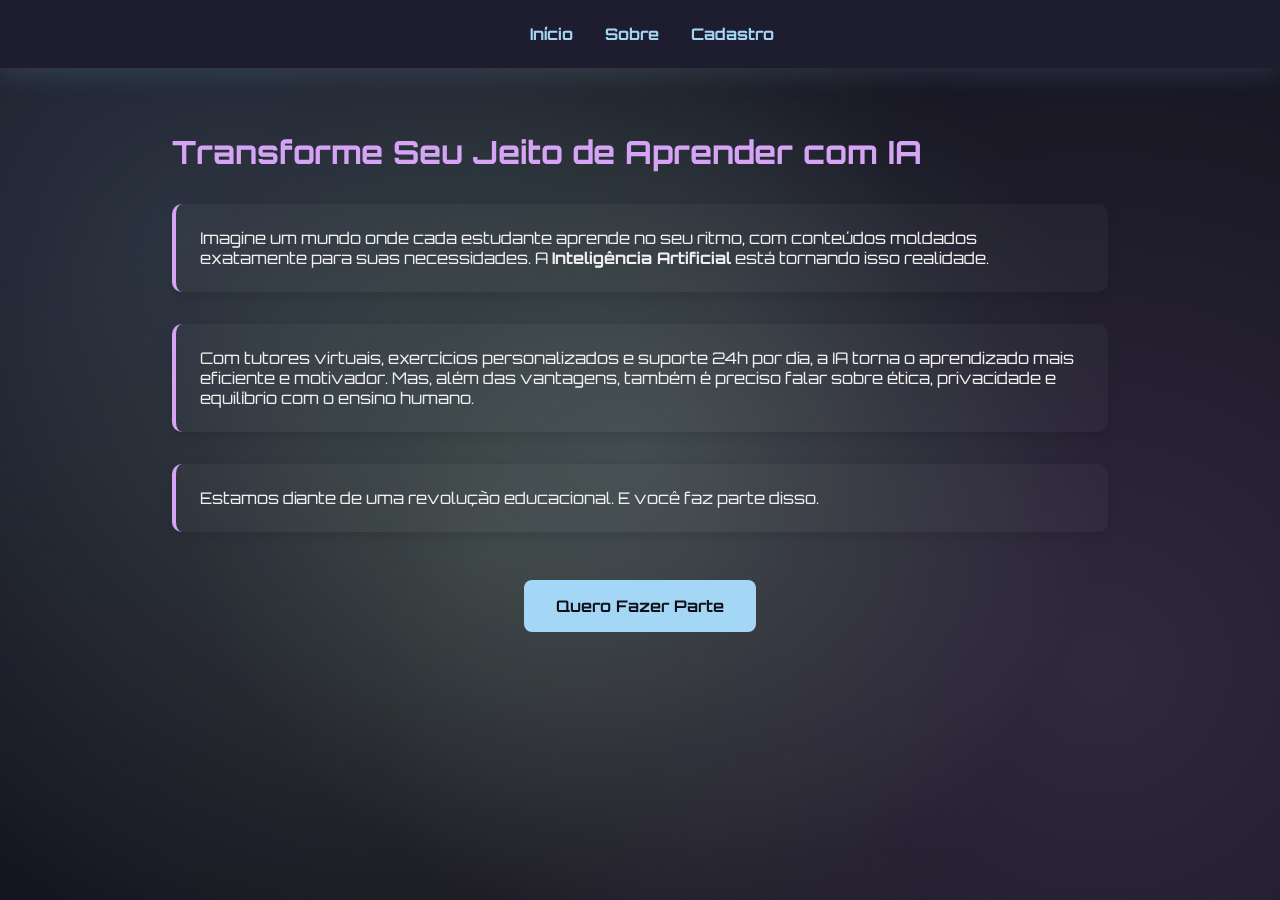
<file: index.html>
<!DOCTYPE html>
<html lang="pt-BR">
<head>
  <meta charset="UTF-8">
  <meta name="viewport" content="width=device-width, initial-scale=1.0">
  <title>Descubra a IA na Educação</title>
  <link rel="stylesheet" href="style.css">
</head>
<body>
  <header>
    <nav>
      <ul>
        <li><a href="index.html">Início</a></li>
        <li><a href="about.html">Sobre</a></li>
        <li><a href="form.html">Cadastro</a></li>
      </ul>
    </nav>
  </header>

  <main class="sobre">
    <h1>Transforme Seu Jeito de Aprender com IA</h1>

    <div class="intro-bloco">
      <p>Imagine um mundo onde cada estudante aprende no seu ritmo, com conteúdos moldados exatamente para suas necessidades. A <strong>Inteligência Artificial</strong> está tornando isso realidade.</p>
    </div>

    <div class="intro-bloco">
      <p>Com tutores virtuais, exercícios personalizados e suporte 24h por dia, a IA torna o aprendizado mais eficiente e motivador. Mas, além das vantagens, também é preciso falar sobre ética, privacidade e equilíbrio com o ensino humano.</p>
    </div>

    <div class="intro-bloco">
      <p>Estamos diante de uma revolução educacional. E você faz parte disso.</p>
    </div>

    <div class="cta">
      <a href="form.html" class="btn">Quero Fazer Parte</a>
    </div>
  </main>
  <script type="text/javascrip" src="controller.js"></script>
</body>
</html>
</file>
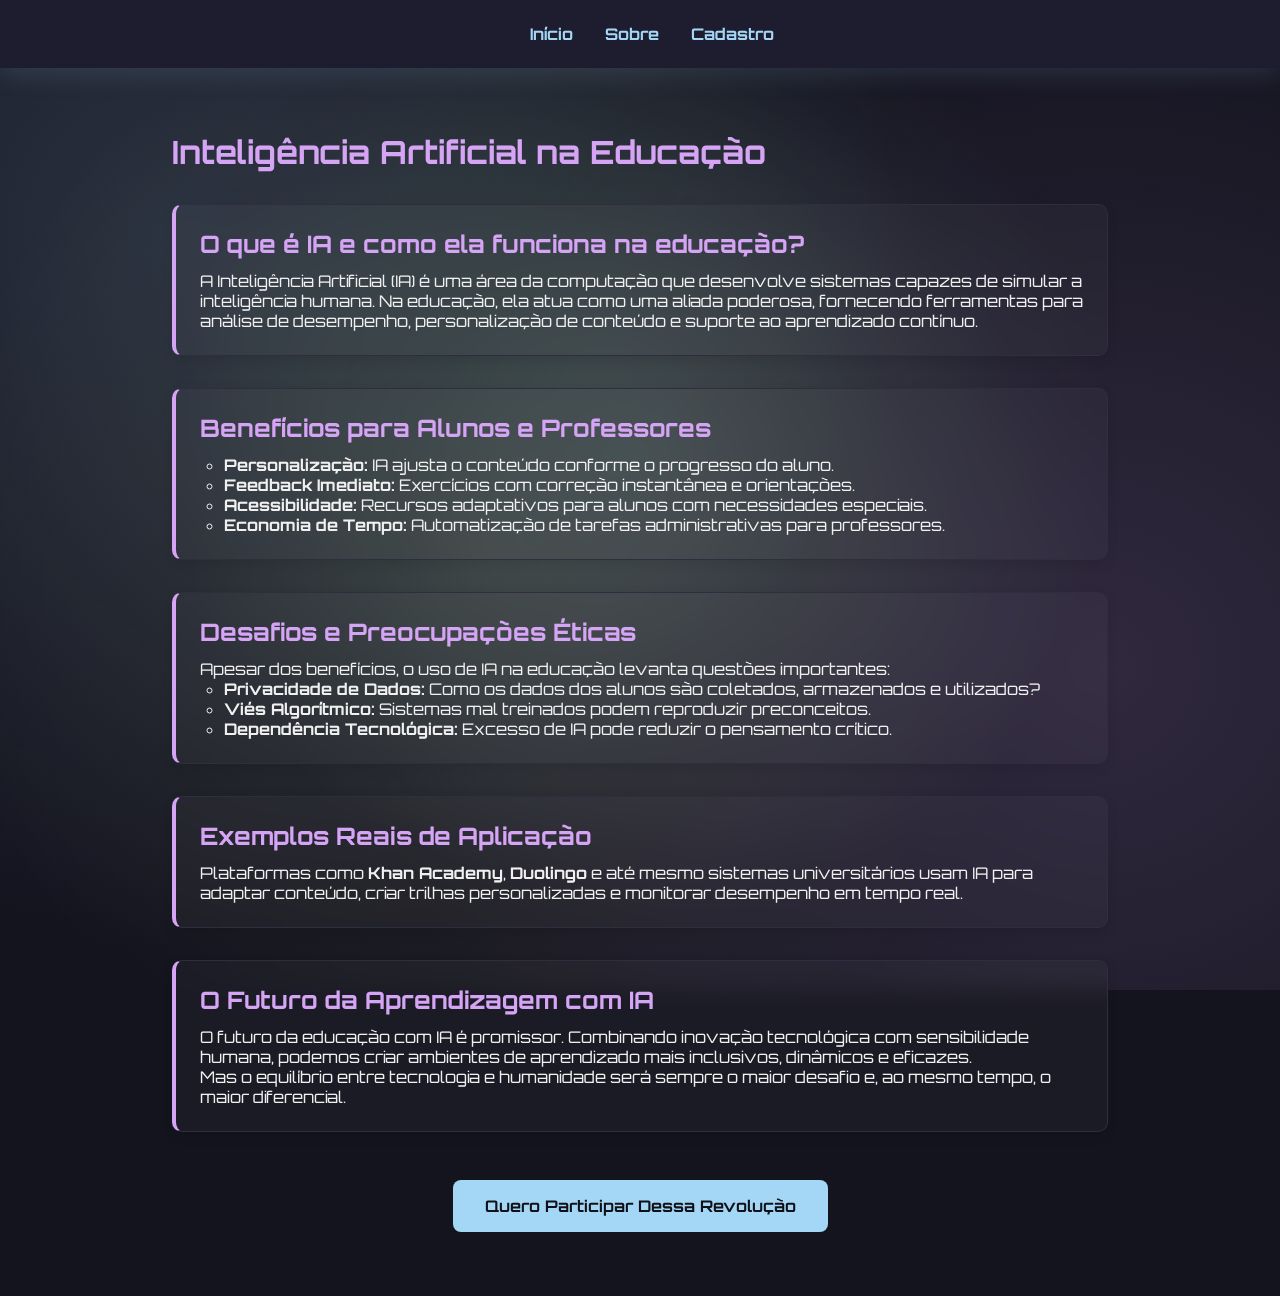
<file: about.html>
<!DOCTYPE html>
<html lang="pt-BR">
<head>
  <meta charset="UTF-8">
  <meta name="viewport" content="width=device-width, initial-scale=1.0">
  <title>Sobre a IA</title>
  <link rel="stylesheet" href="style.css">
</head>
<body>
  <header>
    <nav>
      <ul>
        <li><a href="index.html">Início</a></li>
        <li><a href="about.html">Sobre</a></li>
        <li><a href="form.html">Cadastro</a></li>
      </ul>
    </nav>
  </header>

  <main class="sobre">
    <h1>Inteligência Artificial na Educação</h1>

    <section class="intro-bloco">
      <h2>O que é IA e como ela funciona na educação?</h2>
      <p>A Inteligência Artificial (IA) é uma área da computação que desenvolve sistemas capazes de simular a inteligência humana. Na educação, ela atua como uma aliada poderosa, fornecendo ferramentas para análise de desempenho, personalização de conteúdo e suporte ao aprendizado contínuo.</p>
    </section>

    <section class="intro-bloco">
      <h2>Benefícios para Alunos e Professores</h2>
      <ul>
        <li><strong>Personalização:</strong> IA ajusta o conteúdo conforme o progresso do aluno.</li>
        <li><strong>Feedback Imediato:</strong> Exercícios com correção instantânea e orientações.</li>
        <li><strong>Acessibilidade:</strong> Recursos adaptativos para alunos com necessidades especiais.</li>
        <li><strong>Economia de Tempo:</strong> Automatização de tarefas administrativas para professores.</li>
      </ul>
    </section>

    <section class="intro-bloco">
      <h2>Desafios e Preocupações Éticas</h2>
      <p>Apesar dos benefícios, o uso de IA na educação levanta questões importantes:</p>
      <ul>
        <li><strong>Privacidade de Dados:</strong> Como os dados dos alunos são coletados, armazenados e utilizados?</li>
        <li><strong>Viés Algorítmico:</strong> Sistemas mal treinados podem reproduzir preconceitos.</li>
        <li><strong>Dependência Tecnológica:</strong> Excesso de IA pode reduzir o pensamento crítico.</li>
      </ul>
    </section>

    <section class="intro-bloco">
      <h2>Exemplos Reais de Aplicação</h2>
      <p>Plataformas como <strong>Khan Academy</strong>, <strong>Duolingo</strong> e até mesmo sistemas universitários usam IA para adaptar conteúdo, criar trilhas personalizadas e monitorar desempenho em tempo real.</p>
    </section>

    <section class="intro-bloco">
      <h2>O Futuro da Aprendizagem com IA</h2>
      <p>O futuro da educação com IA é promissor. Combinando inovação tecnológica com sensibilidade humana, podemos criar ambientes de aprendizado mais inclusivos, dinâmicos e eficazes.</p>
      <p>Mas o equilíbrio entre tecnologia e humanidade será sempre o maior desafio e, ao mesmo tempo, o maior diferencial.</p>
    </section>

    <div class="cta">
      <a href="form.html" class="btn">Quero Participar Dessa Revolução</a>
    </div>
  </main>
</body>
</html>
</file>
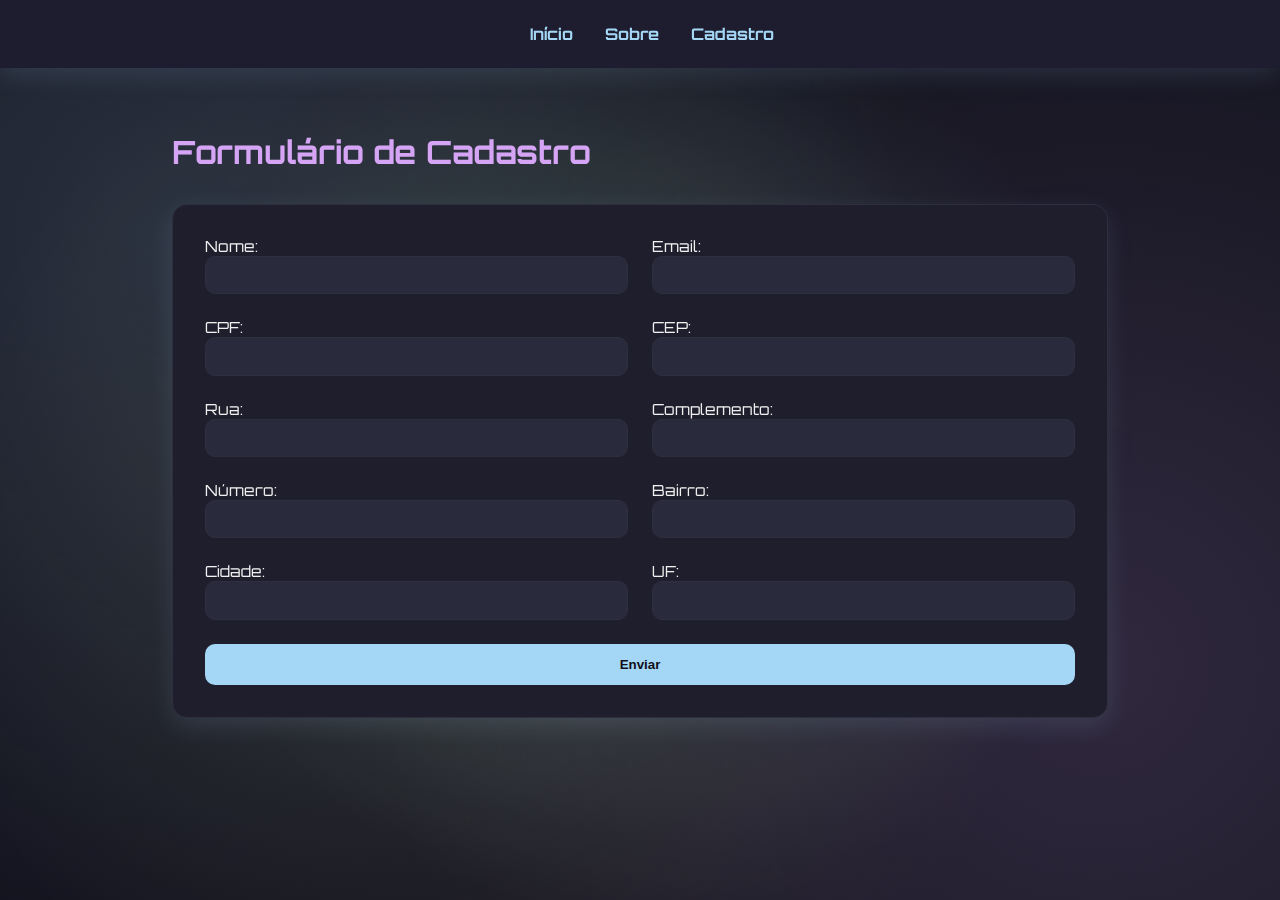
<file: form.html>
<html lang="pt-BR">
<head>
  <meta charset="UTF-8">
  <meta name="viewport" content="width=device-width, initial-scale=1.0">
  <title>Cadastro</title>
  <link rel="stylesheet" href="style.css">
</head>
<body>
  <header>
    <nav>
      <ul>
        <li><a href="index.html">Início</a></li>
        <li><a href="about.html">Sobre</a></li>
        <li><a href="form.html">Cadastro</a></li>
      </ul>
    </nav>
  </header>

  <main class="formulario">
    <h1>Formulário de Cadastro</h1>
    <form>
      <label>Nome:<input type="text" name="nome" required></label>
      <label>Email:<input type="email" name="email" required></label>
      <label>CPF:<input type="text" name="cpf" required></label>
      <label>CEP:<input type="text" id="cep" name="cep" required></label>
      <label>Rua:<input type="text" id="rua"name="rua" required></label>
      <label>Complemento:<input type="text" id="complemento" name="complemento" required></label>
      <label>Número:<input type="number" id="numero" name="numero" required></label>
      <label>Bairro:<input type="text" id="bairro" name="bairro" required></label>
      <label>Cidade:<input type="text" id="cidade" name="cidade" required></label>
      <label>UF:<input type="text" id="uf" name="uf" required maxlength="2"></label>
      <button type="submit">Enviar</button>
    </form>
  </main>
    <script type="text/javascrip" src="controller.js"></script>
</body>
</html>
</file>
<file: style.css>
@import url('https://fonts.googleapis.com/css2?family=Orbitron:wght@400;700&display=swap');

:root {
  --bg: #14141f;
  --text-color: #f0f0f0;
  --primary: #a4d7f5;      /* Azul bebê */
  --accent: #d6a4f5;       /* Lilás pastel */
  --mint: #a4f5c6;         /* Verde menta */
  --white-glow: #ffffff22;
  --border: #2e2e3e;
  --soft-shadow: 0 8px 24px rgba(164, 215, 245, 0.12);
}

* {
  box-sizing: border-box;
  margin: 0;
  padding: 0;
}

body {
  font-family: 'Orbitron', sans-serif;
  background: var(--bg);
  color: var(--text-color);
  overflow-x: hidden;
  position: relative;
  min-height: 100vh;
}

nav {
  background: #1d1d2f;
  padding: 1.5em 2em;
  box-shadow: var(--soft-shadow);
  position: sticky;
  top: 0;
  z-index: 10;
}

nav ul {
  display: flex;
  justify-content: center;
  list-style: none;
  gap: 2em;
}

nav a {
  text-decoration: none;
  color: var(--primary);
  font-weight: 700;
  transition: all 0.3s ease;
}

nav a:hover {
  color: var(--mint);
}

main {
  max-width: 1000px;
  margin: auto;
  padding: 4em 2em;
  position: relative;
  z-index: 2;
}

h1, h2 {
  color: var(--accent);
  margin-bottom: 0.5em;
}

section, form {
  background-color: #1e1e2c;
  border: 1px solid var(--border);
  border-radius: 15px;
  box-shadow: var(--soft-shadow);
  padding: 2em;
  margin-top: 2em;
  backdrop-filter: blur(10px);
}

ul {
  padding-left: 1.5em;
  list-style-type: circle;
}

form {
  display: grid;
  grid-template-columns: 1fr 1fr;
  gap: 1.5em;
}

form label {
  display: flex;
  flex-direction: column;
  font-size: 0.95em;
}

input {
  padding: 0.8em;
  border: 1px solid var(--border);
  border-radius: 10px;
  background-color: #2a2a3d;
  color: var(--text-color);
  transition: box-shadow 0.3s;
}

input:focus {
  outline: none;
  box-shadow: 0 0 5px var(--accent);
}

button {
  grid-column: 1 / -1;
  background-color: var(--primary);
  color: #101018;
  font-weight: bold;
  padding: 1em;
  border: none;
  border-radius: 10px;
  cursor: pointer;
  transition: background-color 0.3s, transform 0.2s;
}

button:hover {
  background-color: var(--mint);
  transform: scale(1.05);
}

@media (max-width: 768px) {
  form {
    grid-template-columns: 1fr;
  }
  nav ul {
    flex-direction: column;
    gap: 1em;
  }
}

/* 🎆 ANIMAÇÃO DE FUNDO - BOLHAS FLUTUANTES */
/* 🎆 ANIMAÇÃO DE FUNDO - BOLHAS FLUTUANTES */
body::before {
    content: '';
    position: fixed;
    top: 0; left: 0;
    width: 100vw;
    height: 100vh;
    z-index: 0;
    background: transparent;
    overflow: hidden;
    pointer-events: none;
  }
  
  body::after {
    content: '';
    position: fixed;
    top: -10%;
    left: -10%;
    width: 120%;
    height: 120%;
    background: 
      radial-gradient(circle at 20% 30%, rgba(164, 215, 245, 0.15) 0%, transparent 50%),
      radial-gradient(circle at 80% 70%, rgba(214, 164, 245, 0.15) 0%, transparent 50%),
      radial-gradient(circle at 50% 50%, rgba(164, 245, 198, 0.15) 0%, transparent 50%),
      radial-gradient(circle at 40% 60%, rgba(245, 245, 164, 0.1) 0%, transparent 50%);
    animation: floatBackground 30s ease-in-out infinite;
    z-index: 1;
    pointer-events: none;
  }
  
  @keyframes floatBackground {
    0% {
      transform: translate(0, 0) scale(1);
    }
    50% {
      transform: translate(2%, 3%) scale(1.05);
    }
    100% {
      transform: translate(0, 0) scale(1);
    }
  }
  

  .intro-bloco {
    background-color: rgba(255, 255, 255, 0.03);
    border-left: 4px solid var(--accent);
    padding: 1.5em;
    margin: 2em 0;
    border-radius: 10px;
    box-shadow: 0 4px 12px rgba(0, 0, 0, 0.1);
    transition: transform 0.3s ease;
  }
  
  .intro-bloco:hover {
    transform: translateY(-4px);
  }
  
  .cta {
    text-align: center;
    margin-top: 3em;
  }
  
  .btn {
    background-color: var(--primary);
    color: #101018;
    padding: 1em 2em;
    font-weight: bold;
    border-radius: 8px;
    text-decoration: none;
    display: inline-block;
    transition: background-color 0.3s, transform 0.2s;
  }
  
  .btn:hover {
    background-color: var(--mint);
    transform: scale(1.05);
  }
</file>
